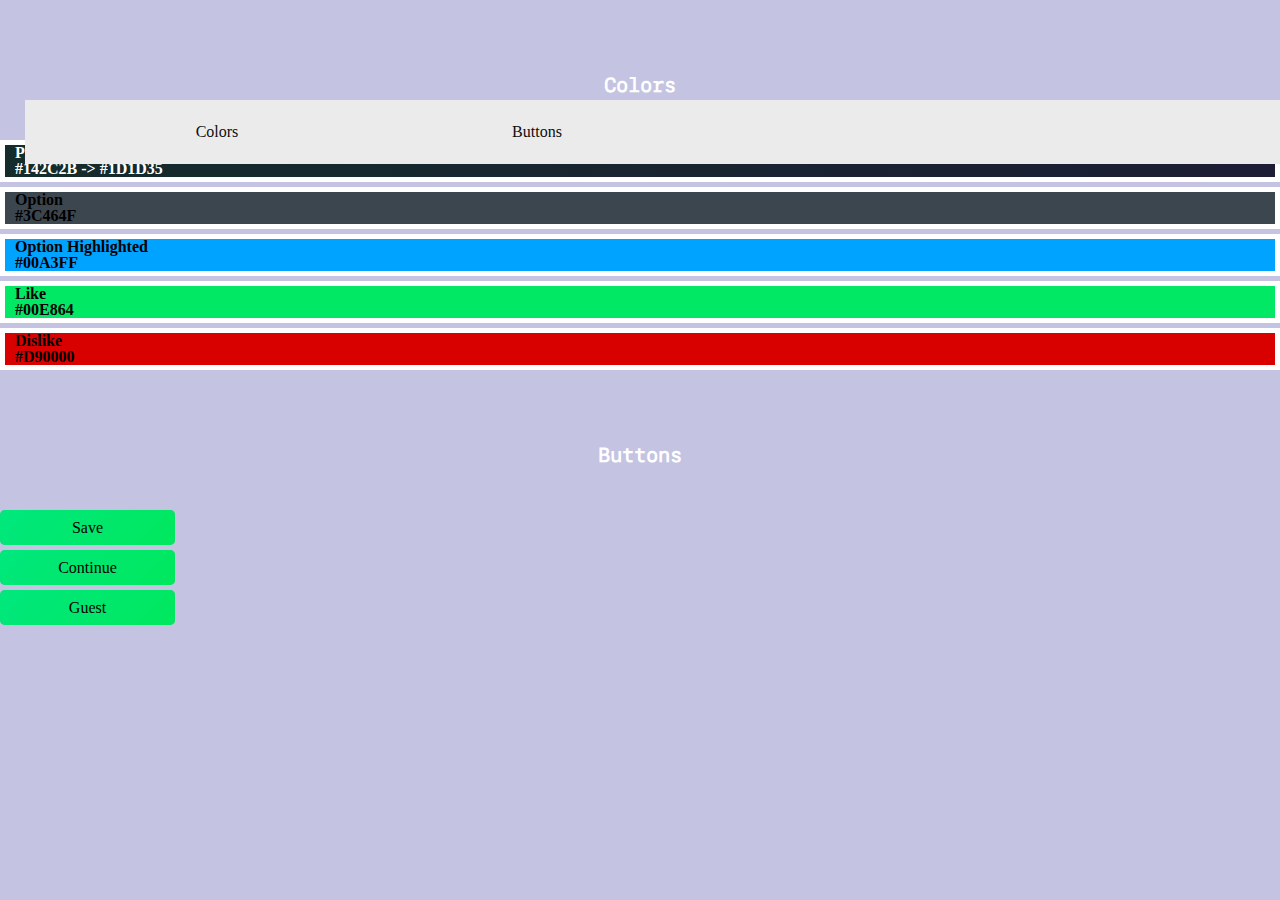
<file: Designguide_v3/styleguide/index.html>
<!DOCTYPE html>
<html lang="en">
  <head>
    <meta charset="UTF-8" />
    <meta http-equiv="X-UA-Compatible" content="IE=edge" />
    <meta name="viewport" content="width=device-width, initial-scale=1.0" />
    <title>Design system example</title>
    <link
      rel="stylesheet"
      href="https://fonts.googleapis.com/css2?family=Noto+Serif:ital,wght@0,400;0,700;1,400;1,700&family=Oxygen:wght@300;400;700&display=swap"
    />
    <link rel="stylesheet" href="../styles/style.css" />
    <link rel="stylesheet" href="styleguide.css" />
  </head>
  <body>
    <header>
      <nav class="menu">
        <ul class="menu__list">
          <li class="menu__item">
            <a href="#colors" class="menu__link">Colors</a>
          </li>
          <li class="menu__item">
            <a href="#buttons" class="menu__link">Buttons</a>
          </li>
        </ul>
      </nav>
    </header>
    <section class="module" id="colors">
      <h2 class="title">Colors</h2>
      <article class="color --primary">
        <h3 class="color__title">Primary linear gradient</h3>
        <h4 class="color__code">#142C2B -> #1D1D35</h4>
      </article>
      <article class="color --option">
        <h3 class="color__title">Option</h3>
        <h4 class="color__code">#3C464F</h4>
      </article>
      <article class="color --highlight">
        <h3 class="color__title">Option Highlighted</h3>
        <h4 class="color__code">#00A3FF</h4>
      </article>
      <article class="color --like">
        <h3 class="color__title">Like</h3>
        <h4 class="color__code">#00E864</h4>
      </article>
      <article class="color --dislike">
        <h3 class="color__title">Dislike</h3>
        <h4 class="color__code">#D90000</h4>
      </article>
    </section>
    <section class="module" id="buttons">
      <h2 class="title">Buttons</h2>
      <article class="gButton">
        <p class="gButton --save">Save</p>
      </article>
      <article class="gButton">
        <p class="gButton --continue">Continue</p>
      </article>
      <article class="gButton">
        <p class="gButton --guest">Guest</p>
      </article>
      <article class="swipeButton"></article>
      <article class="swipeButton"></article>
    </section>
  </body>
</html>
</file>
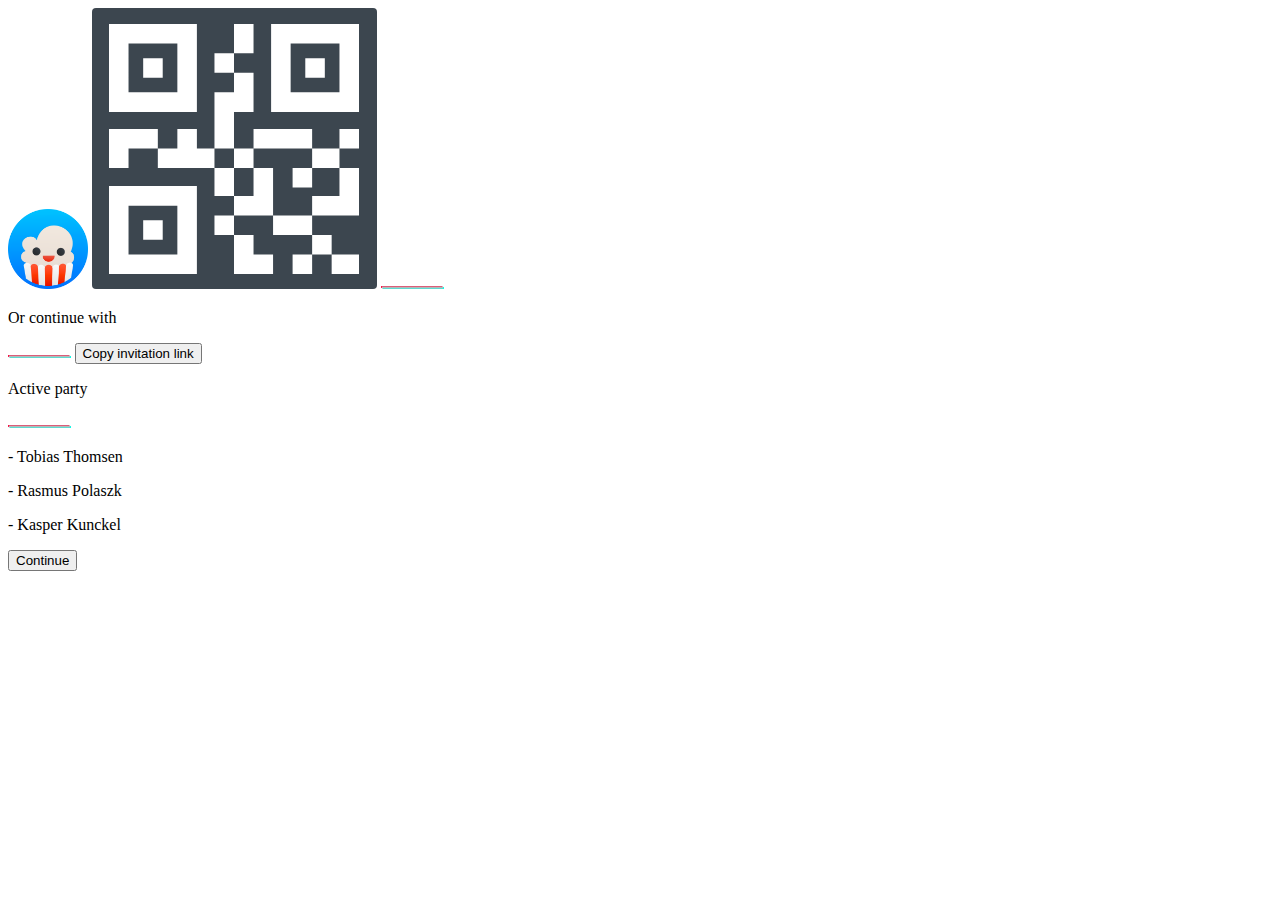
<file: HTML/QR.html>
<!DOCTYPE html>
<html lang="en">
<head>
    <meta charset="UTF-8">
    <meta http-equiv="X-UA-Compatible" content="IE=edge">
    <meta name="viewport" content="width=device-width, initial-scale=1.0">
    <title>Invitation</title>
</head>
<body>
    <section>
        <img src="/Media/Popcorntime_logo.svg" alt="Popcorntime logo" class="popcorntime_logo">
        <img src="/Media/QR.svg" alt="QR">
        <img class="linebreak" src="/Media/lines_svg.svg" alt="lines">
        <p>Or continue with</p>
        <img class="linebreak-reverse" src="/Media/lines_svg.svg" alt="breaklines">
        <button class="">Copy invitation link</button>
    </section>
    <section>
        <p>Active party</p>
        <img class="linebreak-reverse" src="/Media/lines_svg.svg" alt="lines">
        <article>
            <p>- Tobias Thomsen</p>
            <p>- Rasmus Polaszk</p>
            <p>- Kasper Kunckel</p>
        </article>
        <button class="button --Continue">Continue</button>
    </section>

    
</body>
</html>
</file>
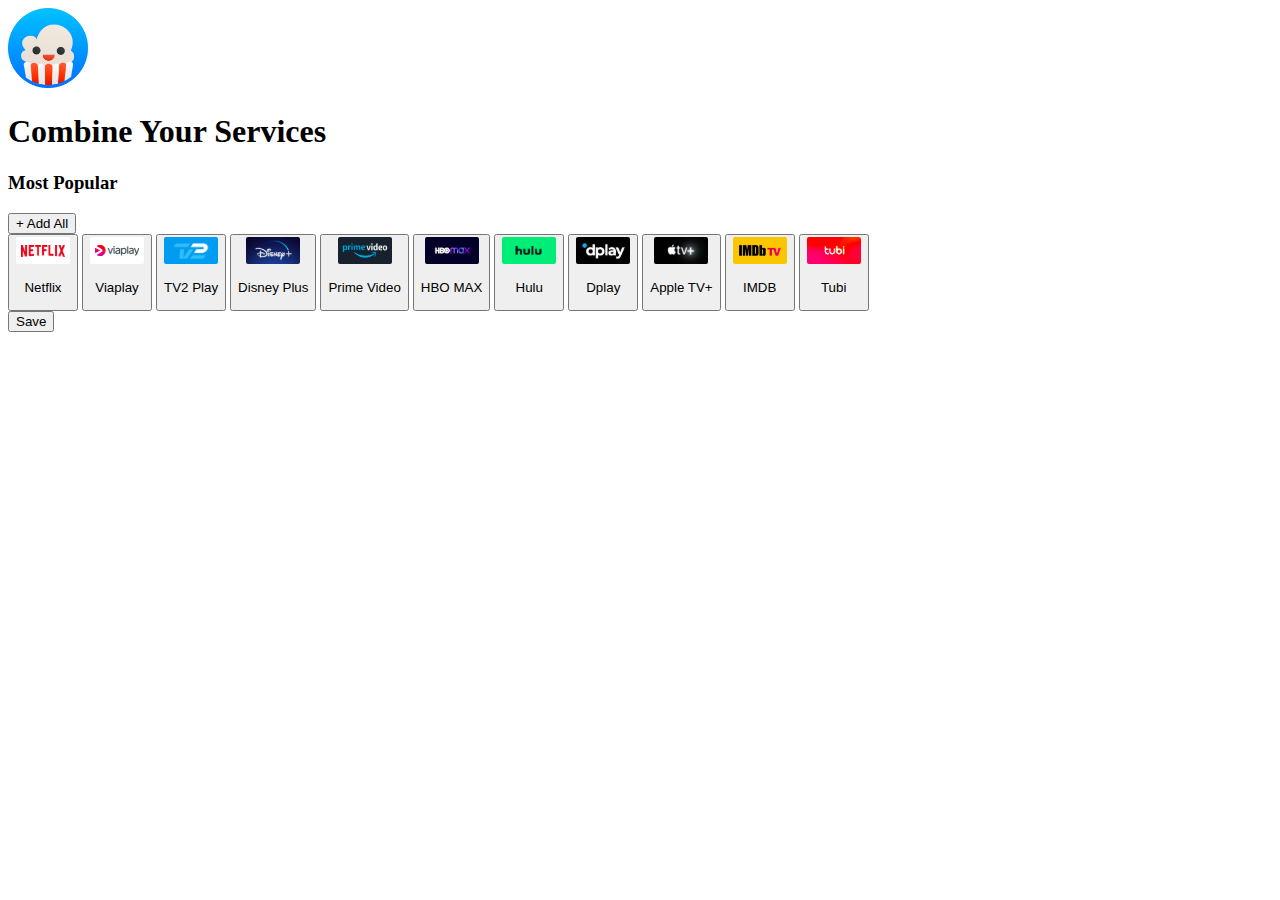
<file: HTML/Services.html>
<!DOCTYPE html>
<html lang="en">
<head>
    <meta charset="UTF-8">
    <meta http-equiv="X-UA-Compatible" content="IE=edge">
    <meta name="viewport" content="width=device-width, initial-scale=1.0">
    <title>Streaming Services</title>
    <link rel="stylesheet" href="">

</head>
<body>
    <section>
    <img class="" src="/Media/Popcorntime_logo.svg" alt="popcorntime_logo">
    </section>

    <Section>
        <h1 >Combine Your Services </h1>
    </Section>

    <section>
        <article>
            <h3>Most Popular</h3> 
            <button class="addAll"> + Add All </button>
        </article>
        <button class="services">
            <img class="services__Logo" src="/Media/Netflix_logo.svg" alt="Netflix">
            <p class="services__Title">Netflix</p>
        </button> 
        <button class="services">
            <img class="services__Logo" src="/Media/Viaplay_logo.svg" alt="Viaplay">
            <p class="services__Title">Viaplay</p>
        </button>
        <button class="services">
            <img class="services__Logo" src="/Media/TVPLAY_logo.svg" alt="Tv2 Play">
            <p class="services__Title">TV2 Play</p>
        </button>
        <button class="services">
            <img class="services__Logo" src="/Media/Disney_logo.svg" alt="Disney plus">
            <p class="services__Title">Disney Plus</p>
        </button>
        <button class="services">
            <img class="services__Logo" src="/Media/Prime_logo.svg" alt="Prime Video">
            <p class="services__Title">Prime Video</p>
        </button>
        <button class="services">
            <img class="services__Logo" src="/Media/HBO_MAX.svg" alt="HBO">
            <p class="services__Title">HBO MAX</p>
        </button>
        <button class="services">
            <img class="services__Logo" src="/Media/Hulu_logo.svg" alt="Hulu">
            <p class="services__Title">Hulu</p>
        </button>
        <button class="services">
            <img class="services__Logo" src="/Media/DPLAY_logo.svg" alt="Dplay">
            <p class="services__Title">Dplay</p>
        </button>
        <button class="services">
            <img class="services__Logo" src="/Media/AppleTV+.svg" alt="AppleTV">
            <p class="services__Title">Apple TV+</p>
        </button>
        <button class="services">
            <img class="services__Logo" src="/Media/IMDBTV_logo.svg" alt="IMDB">
            <p class="services__Title">IMDB</p>
        </button>
        <button class="services">
            <img class="services__Logo" src="/Media/Tubi_logo.svg" alt="Tubi">
            <p class="services__Title">Tubi</p>
        </button>
    </section>
    <Section>
        <button class="Button__save">Save</button>
    </Section>
</body>
</html>
</file>
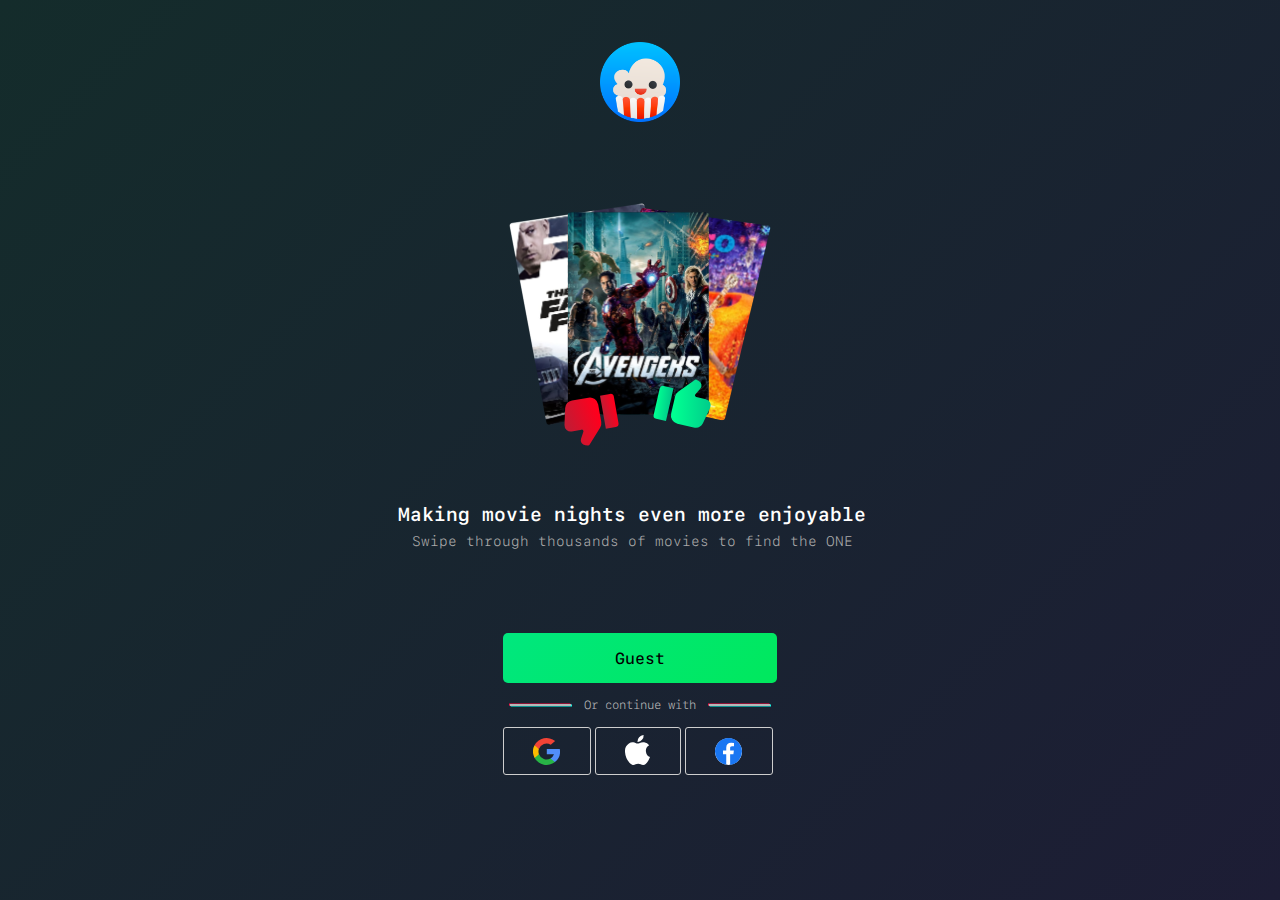
<file: Designguide_v3/HTML/Front.html>
<!DOCTYPE html>
<html lang="en">
<head>
    <meta charset="UTF-8">
    <meta http-equiv="X-UA-Compatible" content="IE=edge">
    <meta name="viewport" content="width=device-width, initial-scale=1.0">
    <title>Front page</title> 
    <link rel="stylesheet" href="../styles/style.css">
</head>
<body class="color --primary">
    
        <section class="popcorntime">
            <img class="popcorntime__logo" src="/Media/Popcorntime_logo.svg" alt="Popcorntime logo">
        </section>


    <section class="gridContainer"></section>
        <img class="frontpicture" src="/Media/Frontpage_pic.svg" alt="Front page picture of movie posters">
        
        <section class="main">
            <p class="promotext--semibold">Making movie nights even more enjoyable</p>
            <p class="promotext--light">Swipe through thousands of movies to find the ONE</p>
        </section>

        <section class="front__footer">
            <article class="lowerGridcontainer">
                <article class="greenbtncontainer">
                   <a href="QR.html"><button class="button --guest">Guest</button></a>
                </article>
                <article class="lines">
                    <img class="linebreak" src="/Media/lines_svg.svg" alt="lines">
                    <p class="infoText">Or continue with</p>
                    <img class="linebreak-reverse" src="/Media/lines_svg.svg" alt="lines">
                </article>
                <article class="loginLine">
                    <a class="google --login"><img src="/Media/google_logo.svg" alt="Google Logo"></a>
                    <a class="apple --login"><img src="/Media/apple_logo.svg" alt="Apple logo"></a>
                    <a class="facebook --login"><img src="/Media/facebook_logo.svg" alt="Facebook logo"></a>
                </article>
            </article>
        </section>
    </section>
</body>
</html>
</file>
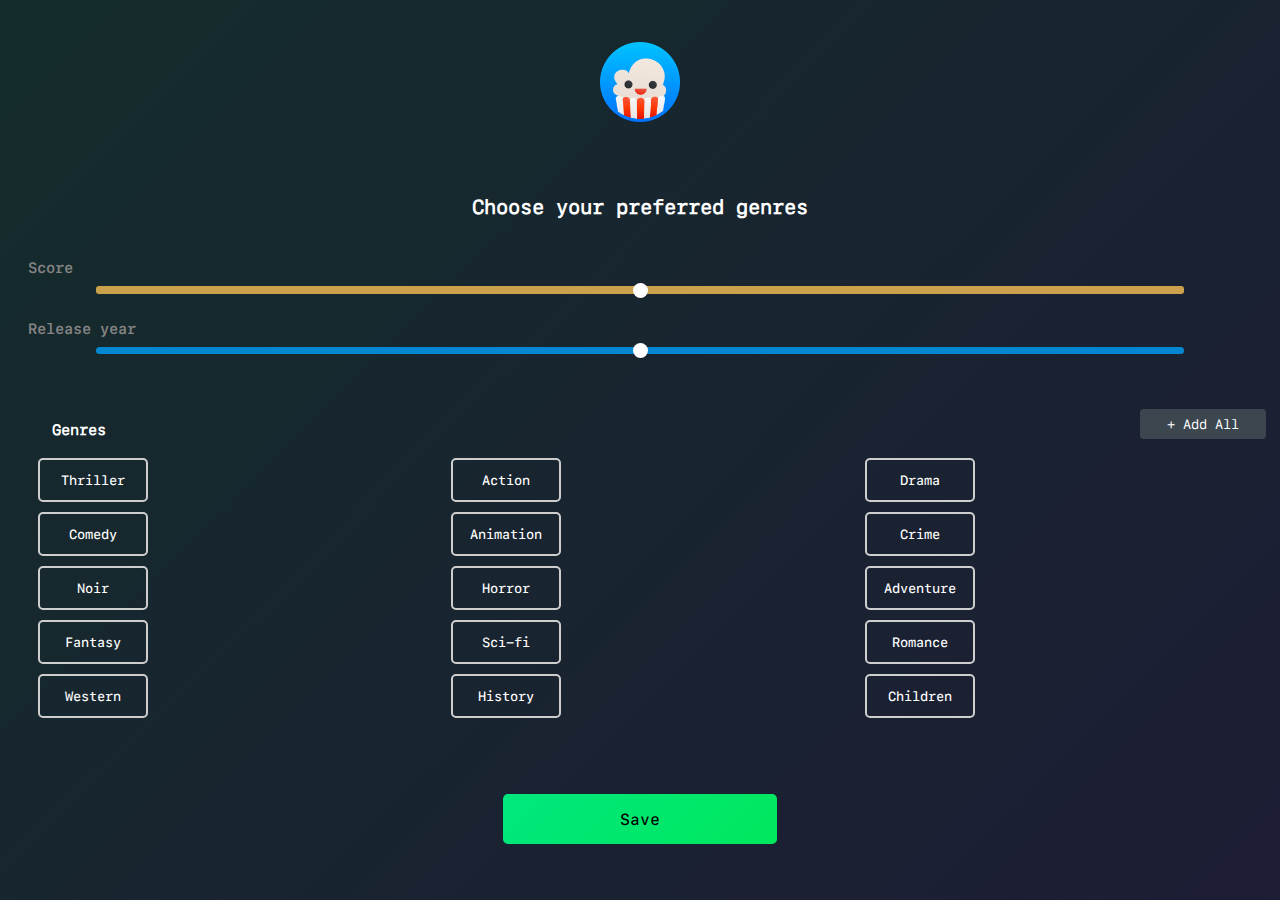
<file: Designguide_v3/HTML/Genre.html>
<!DOCTYPE html>
<html lang="en">
  <head>
    <meta charset="UTF-8" />
    <meta http-equiv="X-UA-Compatible" content="IE=edge" />
    <meta name="viewport" content="width=device-width, initial-scale=1.0" />
    <title>Genre selection</title>
    <link rel="stylesheet" href="../styles/style.css" />
  </head>
  <body class="color --primary">
    <section class="popcorntime">
    <img class="popcorntime__logo" src="/Media/Popcorntime_logo.svg" alt="popcorntime_logo">
    </section>
    <main>
      <h1 class="title">Choose your preferred genres</h1>
      <section class="slider">
        <article class="slider__range">
          <h4 class="slider__title">Score</h4>
          <input type="range" class="slider__score name="vol" min="0" max="10"/>
        </article>
        <article class="slider__range">
          <h4 class="slider__title">Release year</h4>
          <input type="range" class="slider__year" name="vol" min="0" max="10" />
        </article>
      </section>
      <section class="genre">
        <article class="addAll__nav">
          <h3 class="addAll__title">Genres</h3>
          <button class="addAll__btn">+ Add All</button>
        </article>
        <article class="genre__list">
          <button class="genre__option">Thriller</button>
          <button class="genre__option">Action</button>
          <button class="genre__option">Drama</button>
          <button class="genre__option">Comedy</button>
          <button class="genre__option">Animation</button>
          <button class="genre__option">Crime</button>
          <button class="genre__option">Noir</button>
          <button class="genre__option">Horror</button>
          <button class="genre__option">Adventure</button>
          <button class="genre__option">Fantasy</button>
          <button class="genre__option">Sci-fi</button>
          <button class="genre__option">Romance</button>
          <button class="genre__option">Western</button>
          <button class="genre__option">History</button>
          <button class="genre__option">Children</button>
        </article>
      </section>
    </main>
    <article class="save">
     <a href="slide.html"><button class="button--genre">Save</button></a>
    </article>
    <script src="../Java/genre.js"></script>
  </body>
</html>
</file>
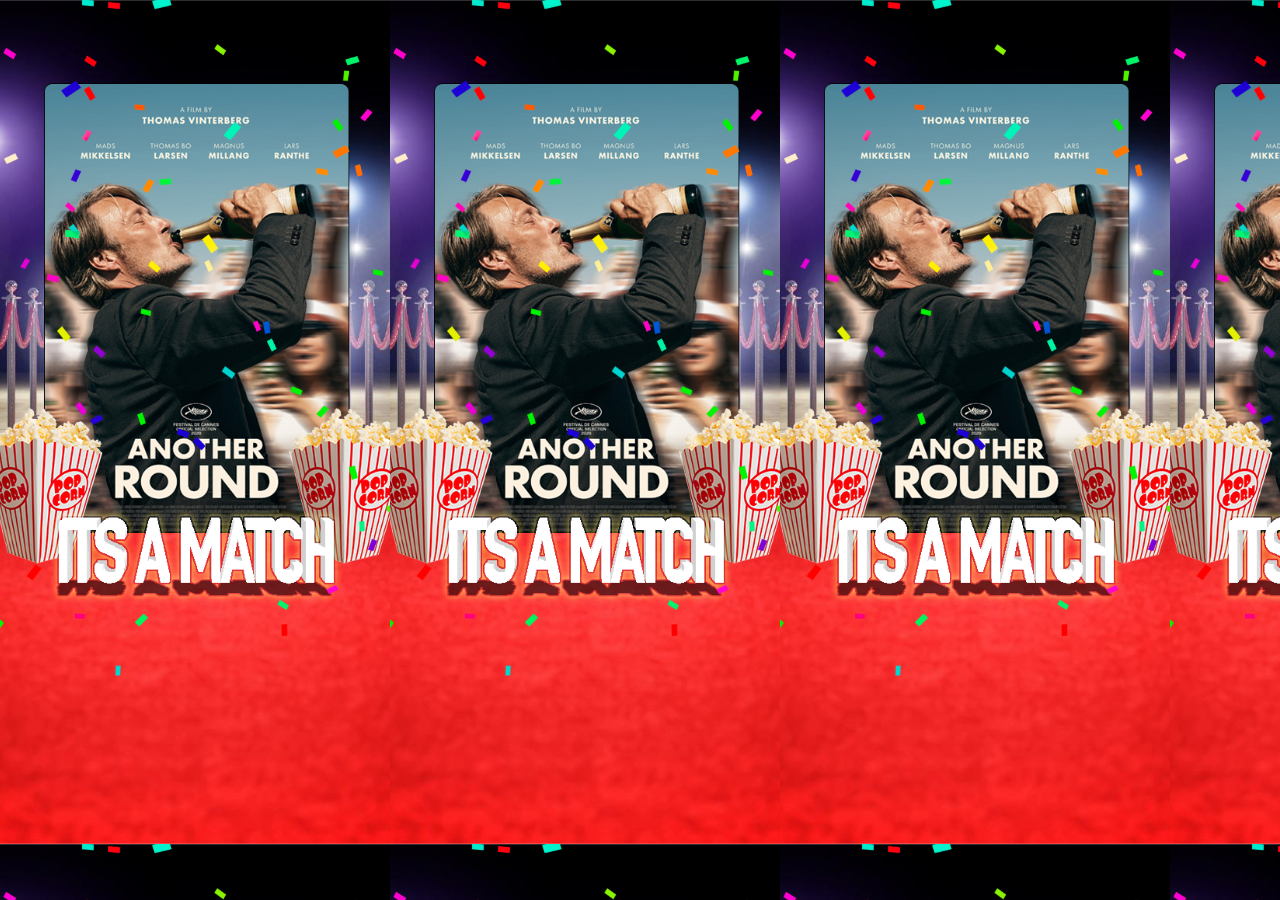
<file: Designguide_v3/HTML/match.html>
<!DOCTYPE html>
<html lang="en">
<head>
    <meta charset="UTF-8">
    <meta http-equiv="X-UA-Compatible" content="IE=edge">
    <meta name="viewport" content="width=device-width, initial-scale=1.0">
    <title>U got a MATCH</title>
    <style>
    body{
        background-image: url(../../Media/match.svg);
    }
    </style>
</head>
<body>
    
</body>
</html>
</file>
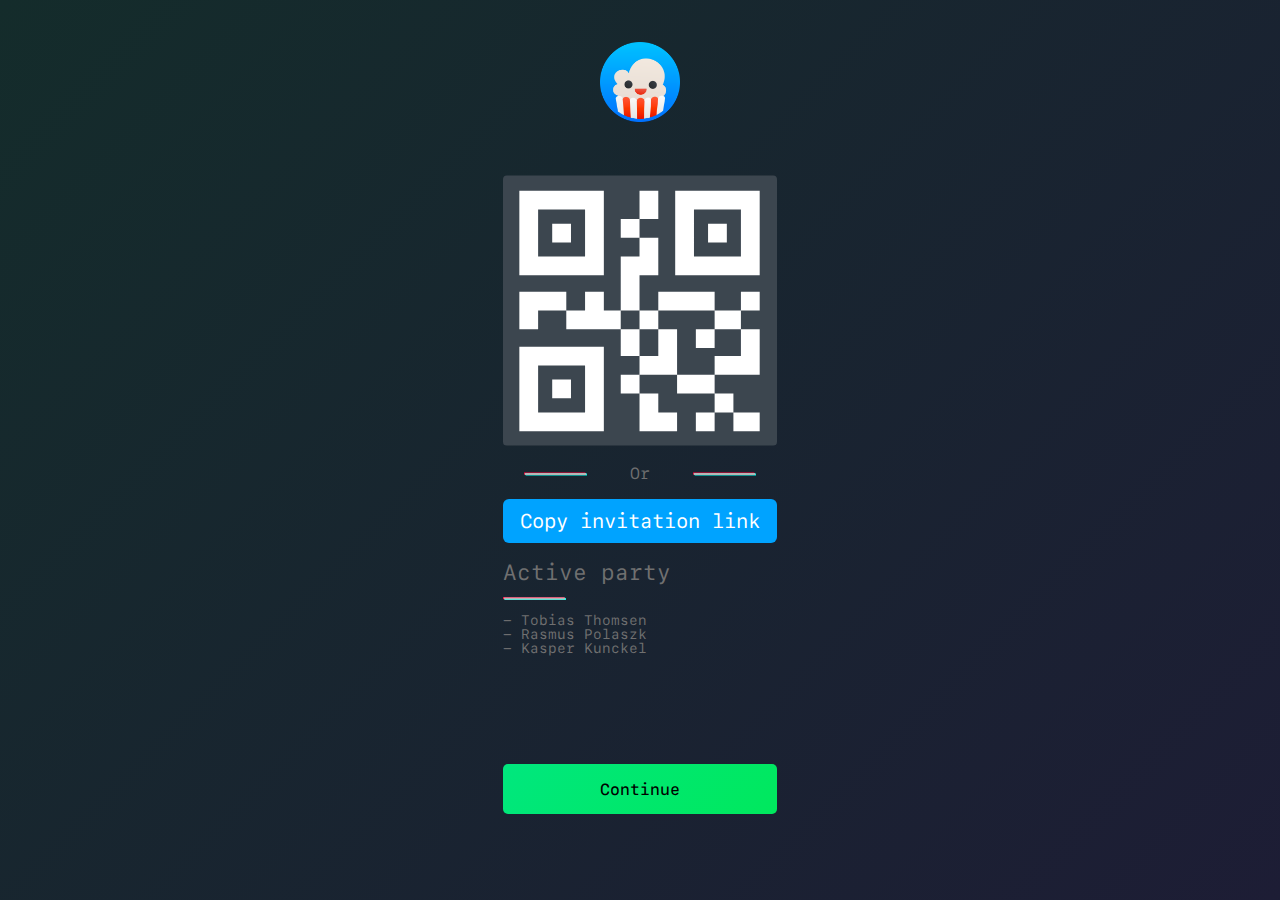
<file: Designguide_v3/HTML/QR.html>
<!DOCTYPE html>
<html lang="en">
  <head>
    <meta charset="UTF-8" />
    <meta http-equiv="X-UA-Compatible" content="IE=edge" />
    <meta name="viewport" content="width=device-width, initial-scale=1.0" />
    <title>Invitation</title>
    <link rel="stylesheet" href="../styles/style.css">
  </head>
  <body class="color --primary">
    <section class="popcorntime">
      <img src="/Media/Popcorntime_logo.svg" alt="Popcorntime logo" class="popcorntime__logo"/>
    </section>
    
    <section class="invitecontainer">
        <img class="QR" src="/Media/QR.svg" alt="QR" />
        <article class="breakSection">
          <img class="linebreak" src="/Media/lines_svg.svg" alt="lines" />
          <p class="text --break">Or</p>
          <img class="linebreak-reverse" src="/Media/lines_svg.svg" alt="breaklines"/>
        </article>
        <button class="invitationBtn">Copy invitation link</button>
      <section class="invite__footer">
        <p class="text --party">Active party</p>
        <img class="linebreak-reverse" src="/Media/lines_svg.svg" alt="lines" />
        <article class="text --players">
          <p>- Tobias Thomsen</p>
          <p>- Rasmus Polaszk</p>
          <p>- Kasper Kunckel</p>
        </article>
        <a href="Services.html"><button class="button --Continue">Continue</button></a>
      </section>
    </section>
  </body>
</html>
</file>
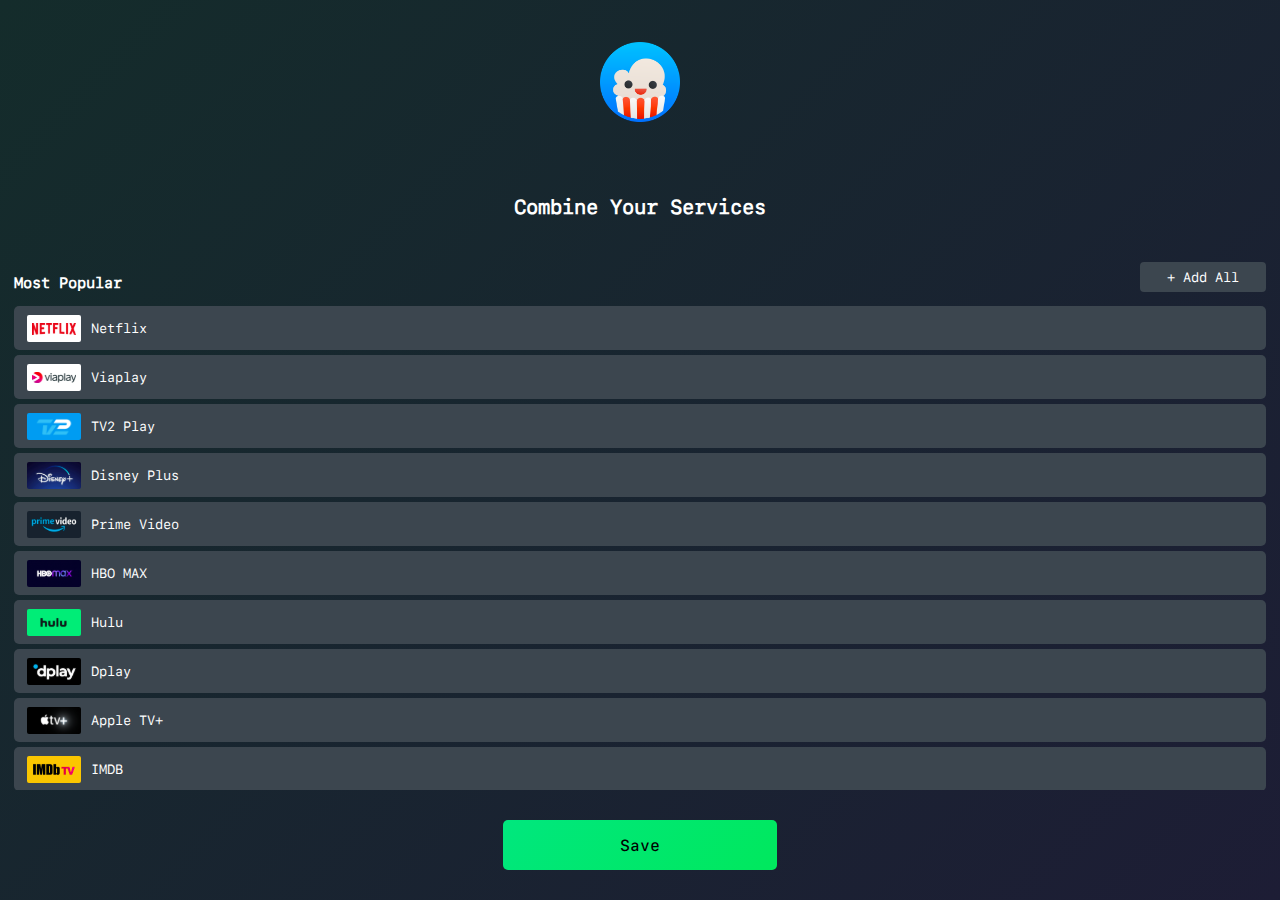
<file: Designguide_v3/HTML/Services.html>
<!DOCTYPE html>
<html lang="en">
<head>
    <meta charset="UTF-8">
    <meta http-equiv="X-UA-Compatible" content="IE=edge">
    <meta name="viewport" content="width=device-width, initial-scale=1.0">
    <title>Streaming Services</title>
    <link rel="stylesheet" href="../styles/style.css">

</head>
<body class=" color --primary">
<section class="bodybtn">
 
    <section class="popcorntime">
    <img class="popcorntime__logo" src="/Media/Popcorntime_logo.svg" alt="popcorntime_logo">
    </section>

    <Section class="title">
        <h1 >Combine Your Services </h1>
    </Section>

    <section >
        <article class="addAll__nav">
            <h3 class="addAll__title">Most Popular</h3> 
            <button class="addAll__btn"> + Add All </button>
        </article>
    </section>
    <section class="scroll">
    <section class="services">
        <button class="services__btn">
            <img class="services__logo" src="/Media/Netflix_logo.svg" alt="Netflix">
            <p class="services__title">Netflix</p>
        </button> 
        <button class="services__btn">
            <img class="services__logo" src="/Media/Viaplay_logo.svg" alt="Viaplay">
            <p class="services__title">Viaplay</p>
        </button>
        <button class="services__btn">
            <img class="services__logo" src="/Media/TVPLAY_logo.svg" alt="Tv2 Play">
            <p class="services__title">TV2 Play</p>
        </button>
        <button class="services__btn">
            <img class="services__logo" src="/Media/Disney_logo.svg" alt="Disney plus">
            <p class="services__title">Disney Plus</p>
        </button>
        <button class="services__btn">
            <img class="services__logo" src="/Media/Prime_logo.svg" alt="Prime Video">
            <p class="services__title">Prime Video</p>
        </button>
        <button class="services__btn">
            <img class="services__logo" src="/Media/HBO_MAX.svg" alt="HBO">
            <p class="services__title">HBO MAX</p>
        </button>
        <button class="services__btn">
            <img class="services__logo" src="/Media/Hulu_logo.svg" alt="Hulu">
            <p class="services__title">Hulu</p>
        </button>
        <button class="services__btn">
            <img class="services__logo" src="/Media/DPLAY_logo.svg" alt="Dplay">
            <p class="services__title">Dplay</p>
        </button>
        <button class="services__btn">
            <img class="services__logo" src="/Media/AppleTV+.svg" alt="AppleTV">
            <p class="services__title">Apple TV+</p>
        </button>
        <button class="services__btn">
            <img class="services__logo" src="/Media/IMDBTV_logo.svg" alt="IMDB">
            <p class="services__title">IMDB</p>
        </button>
        <button class="services__btn">
            <img class="services__logo" src="/Media/Tubi_logo.svg" alt="Tubi">
            <p class="services__title">Tubi</p>
        </button>
    </section>
</section> 
    <section class="transparent">
    <section class="save">
        <a href="Genre.html"><button class="button">Save</button></a>
    </section>  
</section>
</section>
<script src="../Java/services.js"></script>
</body>
</html>
</file>
<file: Designguide_v3/styles/style.css>
.body {
  font-family: SFMONOregular;
}

.bodybtn {
  display: flex;
  flex-direction: column;
  justify-content: space-between;
  width: 100vw;
  height: 100vh;
}

.scroll {
  overflow-y: scroll;
}

.title {
  font-family: SFMONOregular;
  text-align: center;
  margin-bottom: 45px;
  margin-top: 75px;
  color: white;
  font-size: 20px;
}

.addAll__nav {
  font-family: SFMONOregular;
  display: flex;
  flex-direction: row;
  justify-content: space-between;
  margin-bottom: 9px;
}
.addAll__title {
  color: white;
  font-size: 15px;
  margin-left: 14px;
  padding-top: 13.5px;
}
.addAll__btn {
  background-color: #3c464f;
  font-family: SFMONOregular;
  color: white;
  margin-right: 14px;
  border: none;
  border-radius: 4px;
  width: 126px;
  height: 30px;
}

.services {
  display: grid;
  grid-template-rows: 1fr;
}
.services__btn {
  background-color: #3c464f;
  color: white;
  display: flex;
  flex-direction: row;
  height: 44px;
  margin-left: 14px;
  margin-right: 14px;
  margin-top: 5px;
  border: none;
  border-radius: 5px;
  align-items: center;
}
.services__title {
  font-family: SFMONOregular;
  margin-left: 10px;
}
.services__logo {
  align-items: center;
  margin-left: 7px;
}

.transparent {
  background: transparent;
}

.save {
  display: flex;
  justify-content: center;
  margin-bottom: 30px;
  margin-top: 30px;
  background: transparent;
}

.promotext--semibold {
  font-family: SFMONOsemibold;
  color: white;
  font-size: 19px;
  margin-left: 58px;
  margin-right: 74px;
  margin-bottom: 10px;
  text-align: center;
}

.promotext--light {
  font-family: SFMONOlight;
  color: #aaaaaa;
  font-size: 14px;
  margin-left: 58px;
  margin-right: 74px;
  text-align: center;
}

.infoText {
  font-size: 12px;
  color: #b7b7b7;
  font-family: SFMONOlight;
}

.header {
  -ms-grid-row: 1;
  -ms-grid-column: 1;
  grid-area: header;
  display: flex;
  flex-direction: column;
  justify-content: center;
}

.main {
  -ms-grid-row: 2;
  -ms-grid-column: 1;
  grid-area: main;
}

.footer {
  -ms-grid-row: 3;
  -ms-grid-column: 1;
  grid-area: footer;
}

.gridContainer {
  display: grid;
  grid-template-columns: 1fr;
  grid-template-rows: 3fr 1fr 1fr;
  grid-template-areas: "header" "main" "footer";
}

.frontpicture {
  width: 261.99px;
  height: 245.22px;
  padding-top: 81.3px;
  padding-bottom: 56.5px;
  display: block;
  margin-left: auto;
  margin-right: auto;
}

.google.--login,
.apple.--login,
.facebook.--login {
  border: solid 1.5px #cecece;
  border-radius: 3px;
  padding-left: 29.4px;
  padding-top: 23.1px;
  padding-right: 29.9px;
  padding-bottom: 6.1px;
}

.front__footer {
  width: 274px;
  margin: auto;
}

.lines {
  display: flex;
  flex-direction: row;
  justify-content: space-around;
}

.button .--guest {
  margin-bottom: 10px;
}

article.lowerGridcontainer {
  display: flex;
  flex-direction: column;
  justify-content: space-between;
  height: 135px;
  margin-top: 85px;
}

.loginLine {
  margin-top: 8px;
}

.genre {
  max-width: 97%;
  margin-left: auto;
  margin-top: 30px;
}
.genre__list {
  display: grid;
  grid-template-columns: 1fr 1fr 1fr;
  grid-gap: 10px;
  max-width: 99%;
  padding-bottom: 30px;
  padding-top: 10px;
}
.genre__option {
  width: 110px;
  height: 44px;
  background-color: Transparent;
  background-repeat: no-repeat;
  border: 2px solid black;
  border-color: #CECECE;
  border-radius: 5px;
  cursor: pointer;
  overflow: hidden;
  outline: none;
  font-family: SFMONOmedium;
  color: white;
}
.genre__top {
  display: flex;
  justify-content: space-between;
}

.button--genre {
  background: linear-gradient(135deg, #00e77e 0%, #00e85d 100%);
  width: 274px;
  border-radius: 5px;
  font-size: 1rem;
  height: 50px;
  line-height: 35px;
  text-align: center;
  font-family: SFMONOmedium;
  border: none;
  align-items: center;
  margin-top: 16px;
}

input[type=range].slider__score {
  width: 85%;
  margin: 3.75px auto;
  background-color: transparent;
  -webkit-appearance: none;
  display: block;
}

input[type=range].slider__score:focus {
  outline: none;
}

input[type=range].slider__score::-webkit-slider-runnable-track {
  background: rgba(255, 196, 84, 0.78);
  border: 0;
  border-radius: 2.9px;
  width: 100%;
  height: 7.5px;
  cursor: pointer;
}

input[type=range].slider__score::-webkit-slider-thumb {
  margin-top: -3.75px;
  width: 15px;
  height: 15px;
  background: #ffffff;
  border: 0;
  border-radius: 50px;
  cursor: pointer;
  -webkit-appearance: none;
}

input[type=range].slider__score:focus::-webkit-slider-runnable-track {
  background: #ffc454;
}

input[type=range].slider__score::-moz-range-track {
  background: rgba(255, 196, 84, 0.78);
  border: 0;
  border-radius: 2.9px;
  width: 100%;
  height: 7.5px;
  cursor: pointer;
}

input[type=range].slider__score::-moz-range-thumb {
  width: 15px;
  height: 15px;
  background: #ffffff;
  border: 0;
  border-radius: 50px;
  cursor: pointer;
}

input[type=range].slider__score::-ms-track {
  background: transparent;
  border-color: transparent;
  border-width: 3.75px 0;
  color: transparent;
  width: 100%;
  height: 7.5px;
  cursor: pointer;
}

input[type=range].slider__score::-ms-fill-lower {
  background: #ffc454;
  border: 0;
  border-radius: 5.8px;
}

input[type=range].slider__score::-ms-fill-upper {
  background: rgba(255, 196, 84, 0.78);
  border: 0;
  border-radius: 5.8px;
}

input[type=range].slider__score::-ms-thumb {
  width: 15px;
  height: 15px;
  background: #ffffff;
  border: 0;
  border-radius: 50px;
  cursor: pointer;
  margin-top: 0px;
  /*Needed to keep the Edge thumb centred*/
}

input[type=range].slider__score:focus::-ms-fill-lower {
  background: rgba(255, 196, 84, 0.78);
}

input[type=range].slider__score:focus::-ms-fill-upper {
  background: #ffc454;
}

/*TODO: Use one of the selectors from https://stackoverflow.com/a/20541859/7077589 and figure out
how to remove the virtical space around the range input in IE*/
@supports (-ms-ime-align: auto) {
  /* Pre-Chromium Edge only styles, selector taken from hhttps://stackoverflow.com/a/32202953/7077589 */
  input[type=range].slider__score {
    margin: 0;
    /*Edge starts the margin from the thumb, not the track as other browsers do*/
  }
}
input[type=range].slider__year {
  width: 85%;
  margin: 3.75px auto;
  background-color: transparent;
  -webkit-appearance: none;
  display: block;
  padding-bottom: 25px;
}

input[type=range].slider__year:focus {
  outline: none;
}

input[type=range].slider__year::-webkit-slider-runnable-track {
  background: rgba(0, 163, 255, 0.78);
  border: 0;
  border-radius: 6.3px;
  width: 100%;
  height: 7.5px;
  cursor: pointer;
}

input[type=range].slider__year::-webkit-slider-thumb {
  margin-top: -3.75px;
  width: 15px;
  height: 15px;
  background: #ffffff;
  border: 1.8px solid rgba(0, 0, 30, 0);
  border-radius: 38px;
  cursor: pointer;
  -webkit-appearance: none;
}

input[type=range].slider__year:focus::-webkit-slider-runnable-track {
  background: #1aacff;
}

input[type=range].slider__year::-moz-range-track {
  background: rgba(0, 163, 255, 0.78);
  border: 0;
  border-radius: 6.3px;
  width: 100%;
  height: 7.5px;
  cursor: pointer;
}

input[type=range].slider__year::-moz-range-thumb {
  width: 15px;
  height: 15px;
  background: #ffffff;
  border: 1.8px solid rgba(0, 0, 30, 0);
  border-radius: 38px;
  cursor: pointer;
}

input[type=range].slider__year::-ms-track {
  background: transparent;
  border-color: transparent;
  border-width: 4.65px 0;
  color: transparent;
  width: 100%;
  height: 7.5px;
  cursor: pointer;
}

input[type=range].slider__year::-ms-fill-lower {
  background: #0093e6;
  border: 0;
  border-radius: 12.6px;
}

input[type=range].slider__year::-ms-fill-upper {
  background: rgba(0, 163, 255, 0.78);
  border: 0;
  border-radius: 12.6px;
}

input[type=range].slider__year::-ms-thumb {
  width: 15px;
  height: 15px;
  background: #ffffff;
  border: 1.8px solid rgba(0, 0, 30, 0);
  border-radius: 38px;
  cursor: pointer;
  margin-top: 0px;
  /*Needed to keep the Edge thumb centred*/
}

input[type=range].slider__year:focus::-ms-fill-lower {
  background: rgba(0, 163, 255, 0.78);
}

input[type=range].slider__year:focus::-ms-fill-upper {
  background: #1aacff;
}

/*TODO: Use one of the selectors from https://stackoverflow.com/a/20541859/7077589 and figure out
how to remove the virtical space around the range input in IE*/
@supports (-ms-ime-align: auto) {
  /* Pre-Chromium Edge only styles, selector taken from hhttps://stackoverflow.com/a/32202953/7077589 */
  input[type=range].slider__year {
    margin: 0;
    /*Edge starts the margin from the thumb, not the track as other browsers do*/
  }
}
.slider__title {
  color: #848484;
  font-size: 15px;
  margin-left: 28px;
  padding-bottom: 6.5px;
  padding-top: 24px;
  font-family: SFMONOsemibold;
}

.slider {
  margin-top: -25px;
}

HEAD .text.--info {
  font-family: SFMONOregular;
  font-size: 14;
  color: #707070;
}

.text.--party {
  font-family: SFMONOregular;
  font-size: 22px;
  color: #707070;
  border: none;
}

.text.--players {
  font-family: SFMONOregular;
  font-size: 14px;
  color: #707070;
}

.invitationBtn {
  background: #00a3ff;
  font-size: 20px;
  font-family: SFMONOregular;
  border: none;
  border-radius: 6px;
  height: 44px;
  width: 274px;
  color: white;
}

.text.--players {
  font-family: SFMONOregular;
  color: #707070;
  margin-top: 10px;
  font-size: 17px;
}

.text.--break {
  font-family: SFMONOregular;
  font-size: 14;
  color: #707070;
}

.text.--party {
  font-family: SFMONOregular;
  font-size: 22px;
  color: #707070;
  border: none;
  margin-bottom: 4px;
}

.text.--players {
  font-family: SFMONOregular;
  font-size: 14px;
  color: #707070;
  margin-top: 10px;
}

.QR {
  height: 285px;
  width: 274px;
  margin-top: 46px;
}

.invitecontainer {
  width: 274px;
  margin: auto;
}

.invitationBtn {
  background: #00a3ff;
  font-size: 20px;
  font-family: SFMONOregular;
  border: none;
  border-radius: 6px;
  height: 44px;
  width: 274px;
  color: white;
  margin-bottom: 18px;
}

.invite__footer .button {
  background: linear-gradient(135deg, #00e77e 0%, #00e85d 100%);
  width: 274px;
  border-radius: 5px;
  font-size: 1rem;
  height: 50px;
  line-height: 35px;
  text-align: center;
  font-family: SFMONOmedium;
  border: none;
  align-items: center;
  margin-top: 109px;
}

.breakSection {
  display: flex;
  justify-content: space-around;
  margin-bottom: 17px;
  margin-top: 10px;
}

.slidebody {
  overflow: hidden;
}

.menu {
  background: transparent;
  position: absolute;
  padding: 0px;
  margin-top: 25px;
  margin-left: 25px;
}
.menu__burgermenu {
  background: transparent;
  border: none;
  width: 50px;
}

.movies {
  height: 560px;
  width: 330px;
  margin: 0 auto;
}

.tarzan {
  position: relative;
  left: 30px;
  top: 0px;
  z-index: -2;
  width: 270px;
  margin: 0 auto;
  margin-top: 40px;
}

.tenet {
  position: relative;
  left: 15px;
  top: -430px;
  z-index: -1;
  width: 300px;
  margin: 0 auto;
  margin-top: 55px;
}

.druk {
  position: relative;
  left: 0px;
  top: -930px;
  z-index: 0;
  margin-top: 70px;
}

.bodybtn {
  display: flex;
  flex-direction: column;
  justify-content: space-between;
  width: 100vw;
  height: 100vh;
}

.scroll {
  overflow-y: scroll;
}

.frontposter {
  width: 390px;
}
.frontposter__img {
  width: 390px;
}

.movieinfo {
  margin-left: 15px;
}

.movie {
  color: white;
  font-family: SFMONOregular;
  font-size: 25px;
  display: flex;
  flex-direction: row;
  margin-top: 5px;
}
.movie__img {
  margin-left: 10px;
}

.back {
  background: transparent;
  position: relative;
  padding: 0px;
  margin-top: -25px;
  margin-left: 300px;
}
.back__btn {
  background: transparent;
  border: none;
  width: 50px;
}
.back__img {
  background: transparent;
  border: none;
}

.movie__description {
  color: white;
  font-family: SFMONOlight;
  font-size: 12px;
  width: 280px;
  margin-top: 10px;
}

.directorinfo {
  color: #AAAAAA;
  font-family: SFMONOlight;
  font-size: 12px;
  margin-top: 10px;
  display: flex;
  flex-direction: row;
}
.directorinfo__director {
  color: white;
  margin-left: 15px;
}

.writerinfo {
  color: #AAAAAA;
  font-family: SFMONOlight;
  font-size: 12px;
  margin-top: 10px;
  display: flex;
  flex-direction: row;
}
.writerinfo__writers {
  color: white;
  margin-left: 15px;
}

.imdbinfo {
  margin-top: 15px;
  display: flex;
  color: #ffc107;
  font-family: SFMONOregular;
}
.imdbinfo__star {
  margin-left: 5px;
  margin-bottom: 2.5px;
  margin-right: 5px;
}

.movie__rating {
  position: relative;
  top: 2.5px;
}

.castinginfo {
  margin-top: 30px;
}
.castinginfo__title {
  color: white;
  font-family: SFMONOsemibold;
  font-size: 15px;
  margin-bottom: 5px;
}
.castinginfo__img {
  display: flex;
  flex-direction: row;
  margin-bottom: 20px;
}
.castinginfo__circle {
  margin-top: 10px;
  margin-left: 10px;
  height: 75px;
  margin-right: 10px;
}
.castinginfo__actors {
  display: flex;
  flex-direction: column;
}
.castinginfo__name {
  color: white;
  font-family: SFMONOlight;
  font-size: 12px;
  margin-top: 10px;
  margin-left: 5px;
  text-align: center;
}

/* Remember to add new modules here:
    @forward 'module_name';
*/
/* 
Eric Meyer's CSS Reset
http://meyerweb.com/eric/tools/css/reset/
v1.0 | 20080212
CSSresetr
*/
html, body, div, span, applet, object, iframe,
h1, h2, h3, h4, h5, h6, p, blockquote, pre,
a, abbr, acronym, address, big, cite, code,
del, dfn, em, font, img, ins, kbd, q, s, samp,
small, strike, strong, sub, sup, tt, var,
b, u, i, center,
dl, dt, dd, ol, ul, li,
fieldset, form, label, legend,
table, caption, tbody, tfoot, thead, tr, th, td {
  margin: 0;
  padding: 0;
  border: 0;
  outline: 0;
  font-size: 100%;
  vertical-align: baseline;
  background: transparent;
}

body {
  line-height: 1;
}

ol, ul {
  list-style: none;
}

blockquote, q {
  quotes: none;
}

blockquote:before, blockquote:after,
q:before, q:after {
  content: "";
  content: none;
}

/* remember to define focus styles! */
:focus {
  outline: 0;
}

/* remember to highlight inserts somehow! */
ins {
  text-decoration: none;
}

del {
  text-decoration: line-through;
}

/* tables still need 'cellspacing="0"' in the markup */
table {
  border-collapse: collapse;
  border-spacing: 0;
}

.color.--primary {
  background: linear-gradient(135deg, #142c2b 0%, #1d1d35 100%);
  height: 100%;
  background-repeat: no-repeat;
  background-attachment: fixed;
}

@font-face {
  font-family: SFMONOregular;
  src: url(../../../fonts/sf-mono-cufonfonts-webfont/SFMonoRegular.woff);
}
@font-face {
  font-family: SFMONOlight;
  src: url(../../../fonts/sf-mono-cufonfonts-webfont/SFMonoLight.woff);
}
@font-face {
  font-family: SFMONOmedium;
  src: url(../../../fonts/sf-mono-cufonfonts-webfont/SFMonoMedium.woff);
}
@font-face {
  font-family: SFMONOsemibold;
  src: url(../../../fonts/sf-mono-cufonfonts-webfont/SFMonoSemibold.woff);
}
@font-face {
  font-family: SFMONObold;
  src: url(../../../fonts/sf-mono-cufonfonts-webfont/SFMonoBold.woff);
}
.menu {
  text-align: right;
  display: flex;
  justify-content: flex-start;
}

.menu__link {
  display: block;
  padding: 0.5rem 2rem;
  color: #0e0e0e;
  text-decoration: none;
}

.menu__link:hover,
.menu__link.--active {
  color: #ad1f1f;
  font-weight: bold;
  top: 0;
  left: 0;
}

.menu__list {
  display: grid;
  grid-template-columns: 1fr 1fr 1fr 1fr;
  width: 100vw;
  padding: 1rem 2rem;
  background-color: #ebebeb;
  margin: 0 0 1rem 0;
  min-width: 300px;
  justify-items: center;
}

.menu__item {
  display: block;
}

.popcorntime {
  display: flex;
  justify-content: center;
  align-items: center;
}
.popcorntime__logo {
  width: 80px;
  height: 80px;
  margin-top: 42px;
}

.--primary {
  margin-right: 0px;
  margin-left: 0px;
}

.footer {
  display: flex;
  flex-direction: row;
  justify-content: space-evenly;
  margin-top: 25px;
  background: transparent;
}
.footer__dislikeBtn {
  border: none;
  padding: 0;
  background-color: transparent;
}
.footer__likeBtn {
  border: none;
  padding: none;
  background-color: transparent;
}

/* this enables the usage of all variables and mixins from the general folder */
.button {
  background: linear-gradient(135deg, #00e77e 0%, #00e85d 100%);
  width: 274px;
  border-radius: 5px;
  font-size: 1rem;
  height: 50px;
  line-height: 35px;
  text-align: center;
  font-family: SFMONOmedium;
  border: none;
  align-items: center;
  margin-top: 0px;
}

.--active {
  background-color: #00a3ff;
  border-color: transparent;
}
</file>
<file: Designguide_v3/styleguide/styleguide.css>
body {
  background-color: #c4c4e2;
}

.menu {
  text-align: right;
  display: flex;
  justify-content: flex-start;
}

.menu__link {
  display: block;
  padding: 0.5rem 2rem;
  color: #0e0e0e;
  text-decoration: none;
}

.menu__link:hover,
.menu__link.--active {
  color: #ad1f1f;
  font-weight: bold;
  top: 0;
  left: 0;
}

.menu__list {
  display: grid;
  grid-template-columns: 1fr 1fr 1fr 1fr;
  width: 100vw;
  padding: 1rem 2rem;
  background-color: #ebebeb;
  margin: 0 0 1rem 0;
  min-width: 300px;
  justify-items: center;
}

.menu__item {
  display: block;
}

/* Color styles */
.color {
  border-style: solid;
  border-width: 5px;
  border-color: white;
  margin-bottom: 5px;
  padding-left: 10px;
}

.color.--primary {
  background: linear-gradient(135deg, #142c2b 0%, #1d1d35 100%);
  color: white;
}

.color.--like {
  background-color: #00e864;
}

.color.--dislike {
  background-color: #d90000;
}

.color.--option {
  background-color: #3c464f;
}

.color.--highlight {
  background-color: #00a3ff;
}

/* Button styles */
.gButton {
  background: linear-gradient(135deg, #00e77e 0%, #00e85d 100%);
  max-width: 175px;
  border-radius: 5px;
  font-size: 1rem;
  height: 35px;
  line-height: 35px;
  text-align: center;
  margin-bottom: 5px;
  font-family: SFMONO SFMonoMedium;
}
</file>
